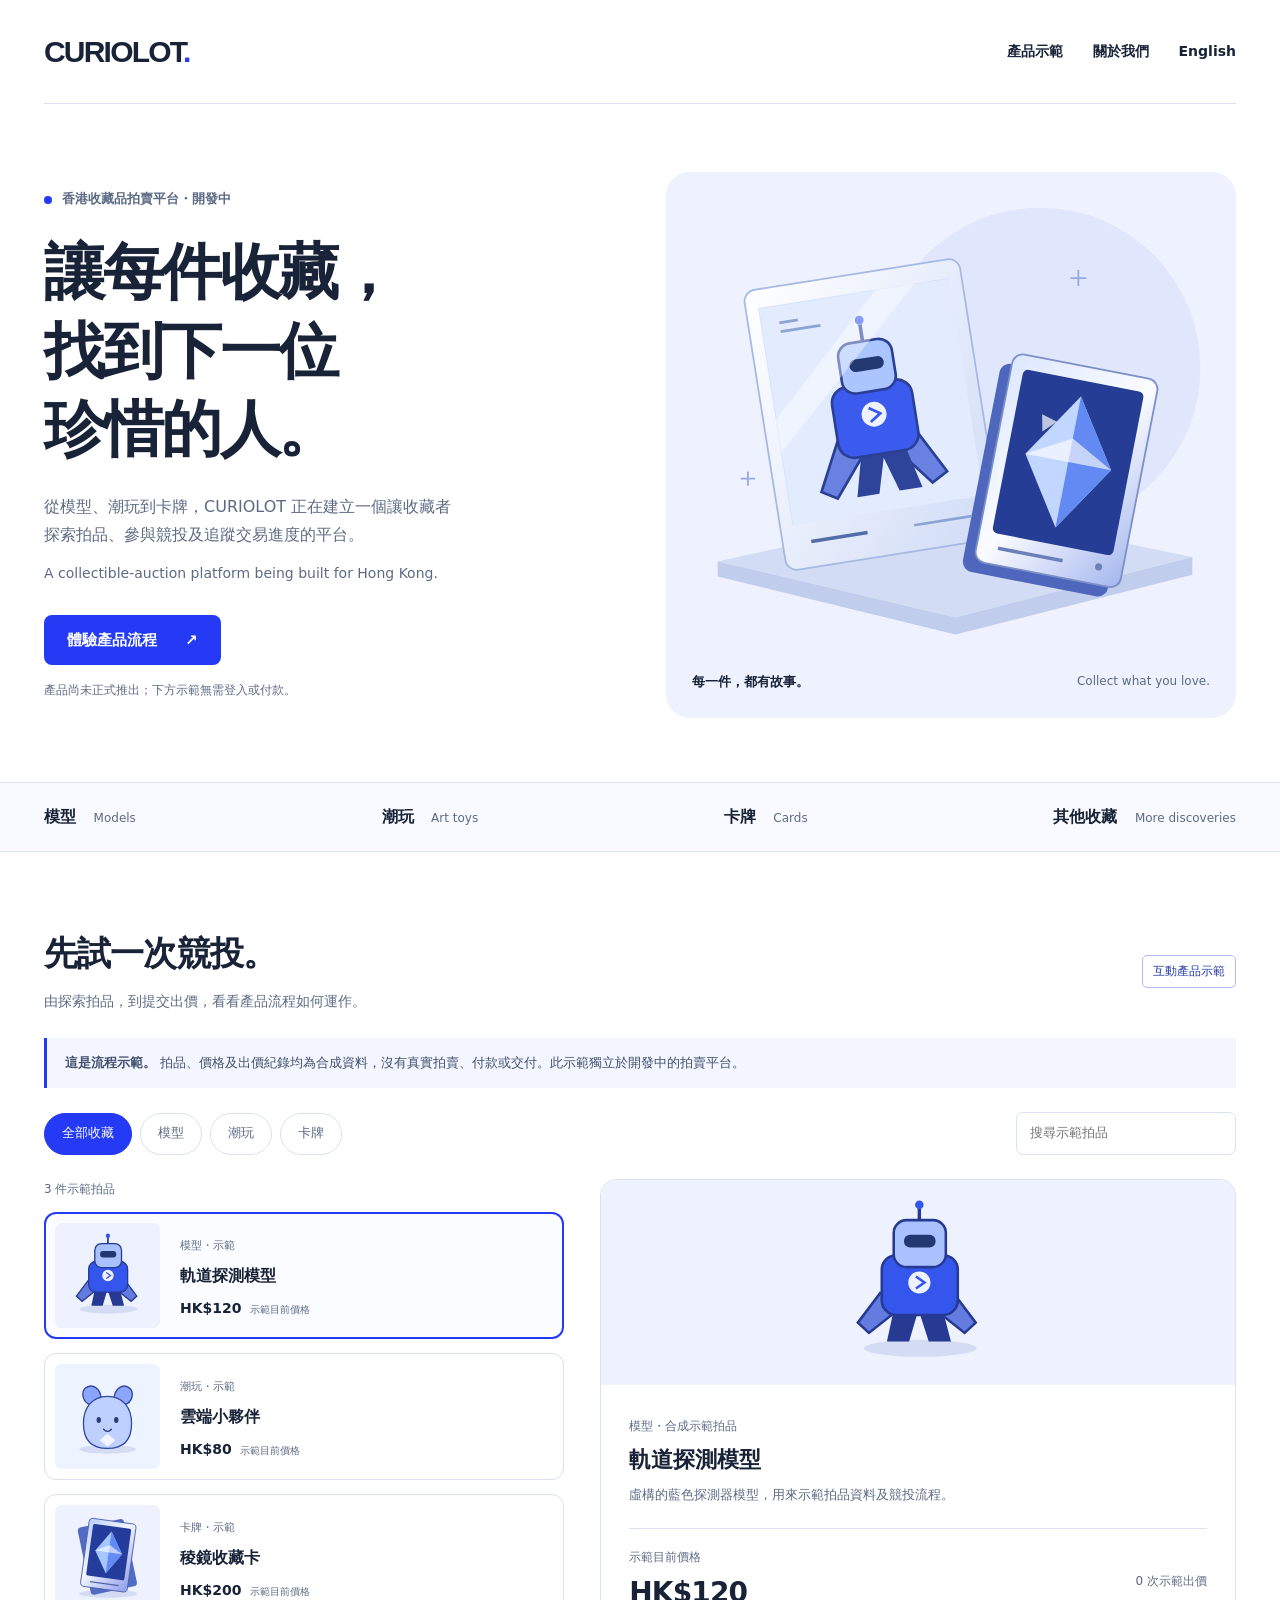
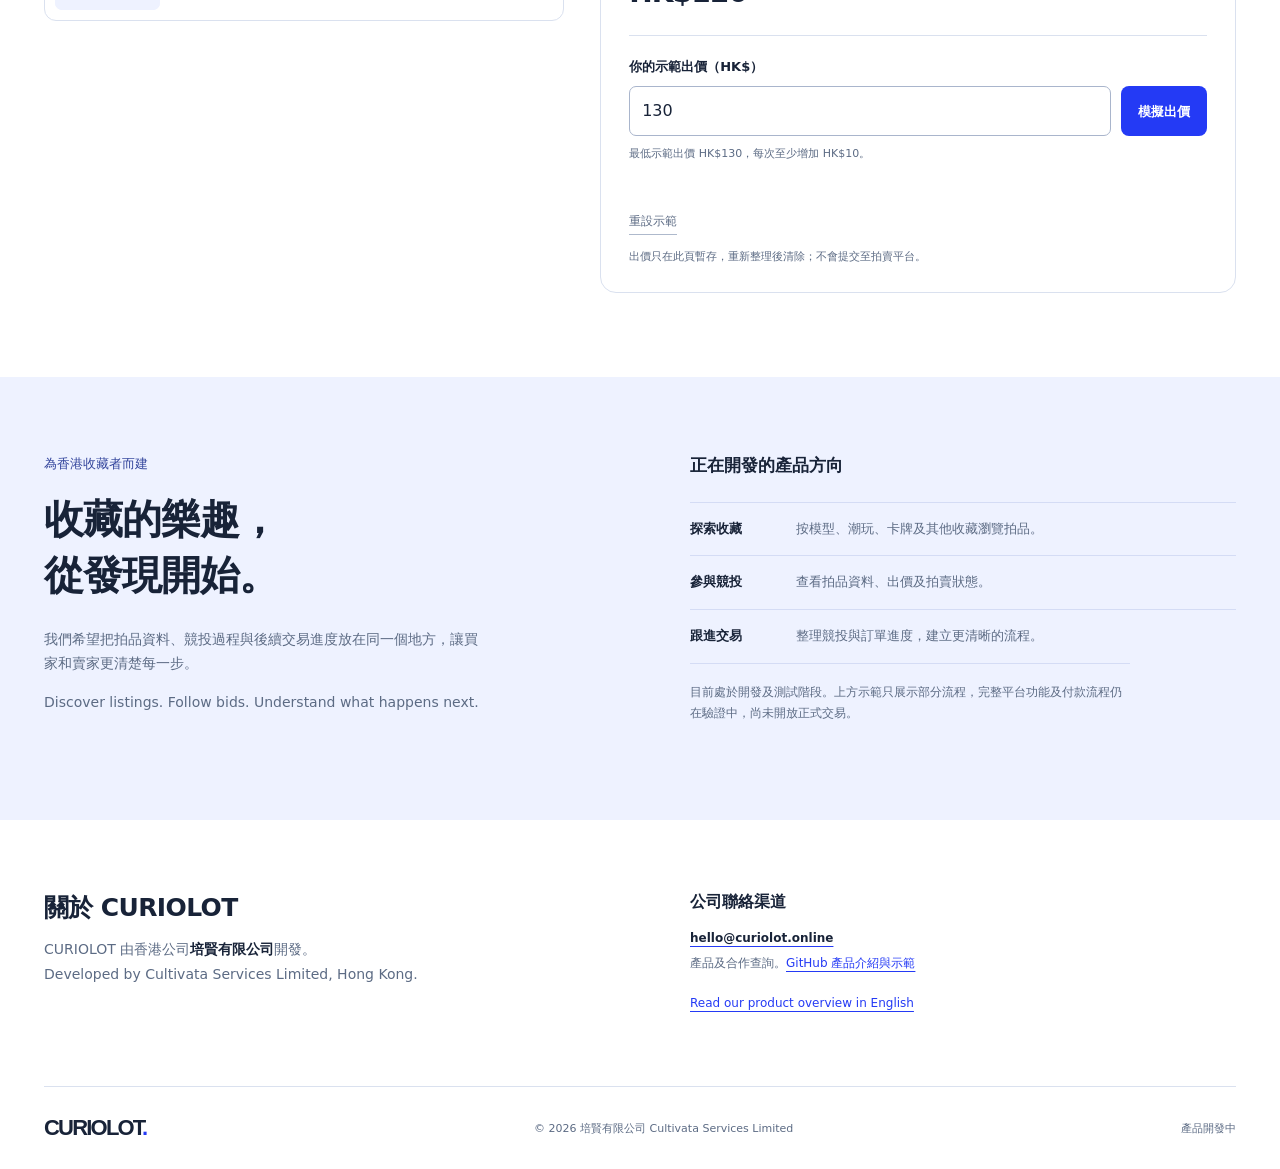
<file: docs/index.html>
<!doctype html>
<html lang="zh-Hant">
<head>
  <meta charset="utf-8">
  <meta name="viewport" content="width=device-width,initial-scale=1">
  <meta name="description" content="CURIOLOT 是培賢有限公司開發中的香港收藏品拍賣平台。查看產品方向及互動流程示範。">
  <meta name="robots" content="index,follow">
  <meta name="theme-color" content="#243af5">
  <meta property="og:title" content="CURIOLOT｜收藏，值得被珍惜">
  <meta property="og:description" content="香港收藏品拍賣平台，開發中。探索模型、潮玩與卡牌的產品流程示範。">
  <title>CURIOLOT｜香港收藏品拍賣平台</title>
  <link rel="icon" href="assets/mark.svg" type="image/svg+xml">
  <link rel="stylesheet" href="styles.css">
  <script type="module" src="app.mjs"></script>
<link rel="canonical" href="https://about.curiolot.online/"></head>
<body>
  <a class="skip-link" href="#main">跳至主要內容</a>
  <header class="site-header wrap">
    <a class="brand" href="index.html" aria-label="CURIOLOT 首頁">CURIOLOT<span>.</span></a>
    <nav aria-label="主要導覽">
      <a href="#demo">產品示範</a><a href="#about">關於我們</a><a href="product.html" lang="en">English</a>
    </nav>
  </header>
  <main id="main">
    <section class="hero wrap" aria-labelledby="hero-title">
      <div class="hero-copy">
        <p class="status"><span class="status-dot" aria-hidden="true"></span> 香港收藏品拍賣平台・開發中</p>
        <h1 id="hero-title">讓每件收藏，<br>找到下一位<br>珍惜的人。</h1>
        <p class="hero-description">從模型、潮玩到卡牌，CURIOLOT 正在建立一個讓收藏者探索拍品、參與競投及追蹤交易進度的平台。</p>
        <p class="english-intro" lang="en">A collectible-auction platform being built for Hong Kong.</p>
        <a class="button primary" href="#demo">體驗產品流程 <span aria-hidden="true">↗</span></a>
        <p class="hero-note">產品尚未正式推出；下方示範無需登入或付款。</p>
      </div>
      <div class="hero-art">
        <img src="assets/collection.svg" alt="原創收藏品插畫：藍色模型與幾何圖案收藏卡，全部為虛構示範物件" width="640" height="560">
        <div class="art-caption"><span>每一件，都有故事。</span><span lang="en">Collect what you love.</span></div>
      </div>
    </section>
    <div class="category-ribbon"><div class="wrap"><span>模型 <small lang="en">Models</small></span><span>潮玩 <small lang="en">Art toys</small></span><span>卡牌 <small lang="en">Cards</small></span><span>其他收藏 <small lang="en">More discoveries</small></span></div></div>
    <section class="demo-section wrap" id="demo" aria-labelledby="demo-title">
      <div class="section-heading"><div><h2 id="demo-title">先試一次競投。</h2><p>由探索拍品，到提交出價，看看產品流程如何運作。</p></div><span class="demo-label">互動產品示範</span></div>
      <div class="demo-notice"><strong>這是流程示範。</strong> 拍品、價格及出價紀錄均為合成資料，沒有真實拍賣、付款或交付。此示範獨立於開發中的拍賣平台。</div>
      <noscript><p class="demo-notice">互動示範需要啟用 JavaScript；你仍可閱讀下方產品及公司介紹。</p></noscript>
      <div class="demo-toolbar">
        <div class="filters" role="group" aria-label="示範拍品分類">
          <button type="button" data-category="all" aria-pressed="true">全部收藏</button>
          <button type="button" data-category="models" aria-pressed="false">模型</button>
          <button type="button" data-category="toys" aria-pressed="false">潮玩</button>
          <button type="button" data-category="cards" aria-pressed="false">卡牌</button>
        </div>
        <label class="search-label"><span class="sr-only">搜尋示範拍品</span><input id="search" type="search" placeholder="搜尋示範拍品" maxlength="100"></label>
      </div>
      <div class="demo-layout">
        <div><p class="result-count" id="result-count" role="status"></p><div class="lot-list" id="lot-list" aria-label="示範拍品"></div></div>
        <section class="bid-panel" aria-labelledby="selected-title">
          <div class="detail-art" id="detail-art" aria-hidden="true"></div>
          <div class="bid-content"><span class="lot-kind" id="selected-category"></span><h3 id="selected-title">選擇示範拍品</h3><p id="selected-description"></p>
            <div class="price-row"><div><span class="price-label">示範目前價格</span><strong id="current-price"></strong></div><span id="bid-count"></span></div>
            <form id="bid-form" novalidate>
              <label for="bid-amount">你的示範出價（HK$）</label>
              <div class="bid-input-row"><input id="bid-amount" name="amount" type="number" inputmode="numeric" step="1" required aria-describedby="bid-hint bid-feedback"><button class="button primary" type="submit">模擬出價</button></div>
              <p class="field-hint" id="bid-hint"></p><p class="bid-feedback" id="bid-feedback" role="status" aria-live="polite" aria-atomic="true"></p>
            </form>
            <button class="text-button" id="reset-demo" type="button">重設示範</button><p class="small-note">出價只在此頁暫存，重新整理後清除；不會提交至拍賣平台。</p>
          </div>
        </section>
      </div>
    </section>
    <section class="about-section" id="about" aria-labelledby="about-title"><div class="wrap about-grid">
      <div><p class="section-kicker">為香港收藏者而建</p><h2 id="about-title">收藏的樂趣，<br>從發現開始。</h2><p>我們希望把拍品資料、競投過程與後續交易進度放在同一個地方，讓買家和賣家更清楚每一步。</p><p lang="en" class="english-intro">Discover listings. Follow bids. Understand what happens next.</p></div>
      <div class="product-notes"><h3>正在開發的產品方向</h3><ul><li><strong>探索收藏</strong><span>按模型、潮玩、卡牌及其他收藏瀏覽拍品。</span></li><li><strong>參與競投</strong><span>查看拍品資料、出價及拍賣狀態。</span></li><li><strong>跟進交易</strong><span>整理競投與訂單進度，建立更清晰的流程。</span></li></ul><p class="development-note">目前處於開發及測試階段。上方示範只展示部分流程，完整平台功能及付款流程仍在驗證中，尚未開放正式交易。</p></div>
    </div></section>
    <section class="company-section wrap" aria-labelledby="company-title"><div><h2 id="company-title">關於 CURIOLOT</h2><p>CURIOLOT 由香港公司<strong>培賢有限公司</strong>開發。<br><span lang="en">Developed by Cultivata Services Limited, Hong Kong.</span></p></div><div class="contact-prep"><h3>公司聯絡渠道</h3><p><a class="text-link" href="mailto:hello@curiolot.online"><strong>hello@curiolot.online</strong></a><br><span>產品及合作查詢。<a class="text-link" href="https://github.com/bentai751/curiolot-product">GitHub 產品介紹與示範</a></span></p><a class="text-link" href="product.html" lang="en">Read our product overview in English</a></div></section>
  </main>
  <footer class="site-footer wrap"><span class="brand footer-brand">CURIOLOT<span>.</span></span><p>© 2026 培賢有限公司 <span lang="en">Cultivata Services Limited</span></p><p>產品開發中</p></footer>
</body>
</html>
</file>
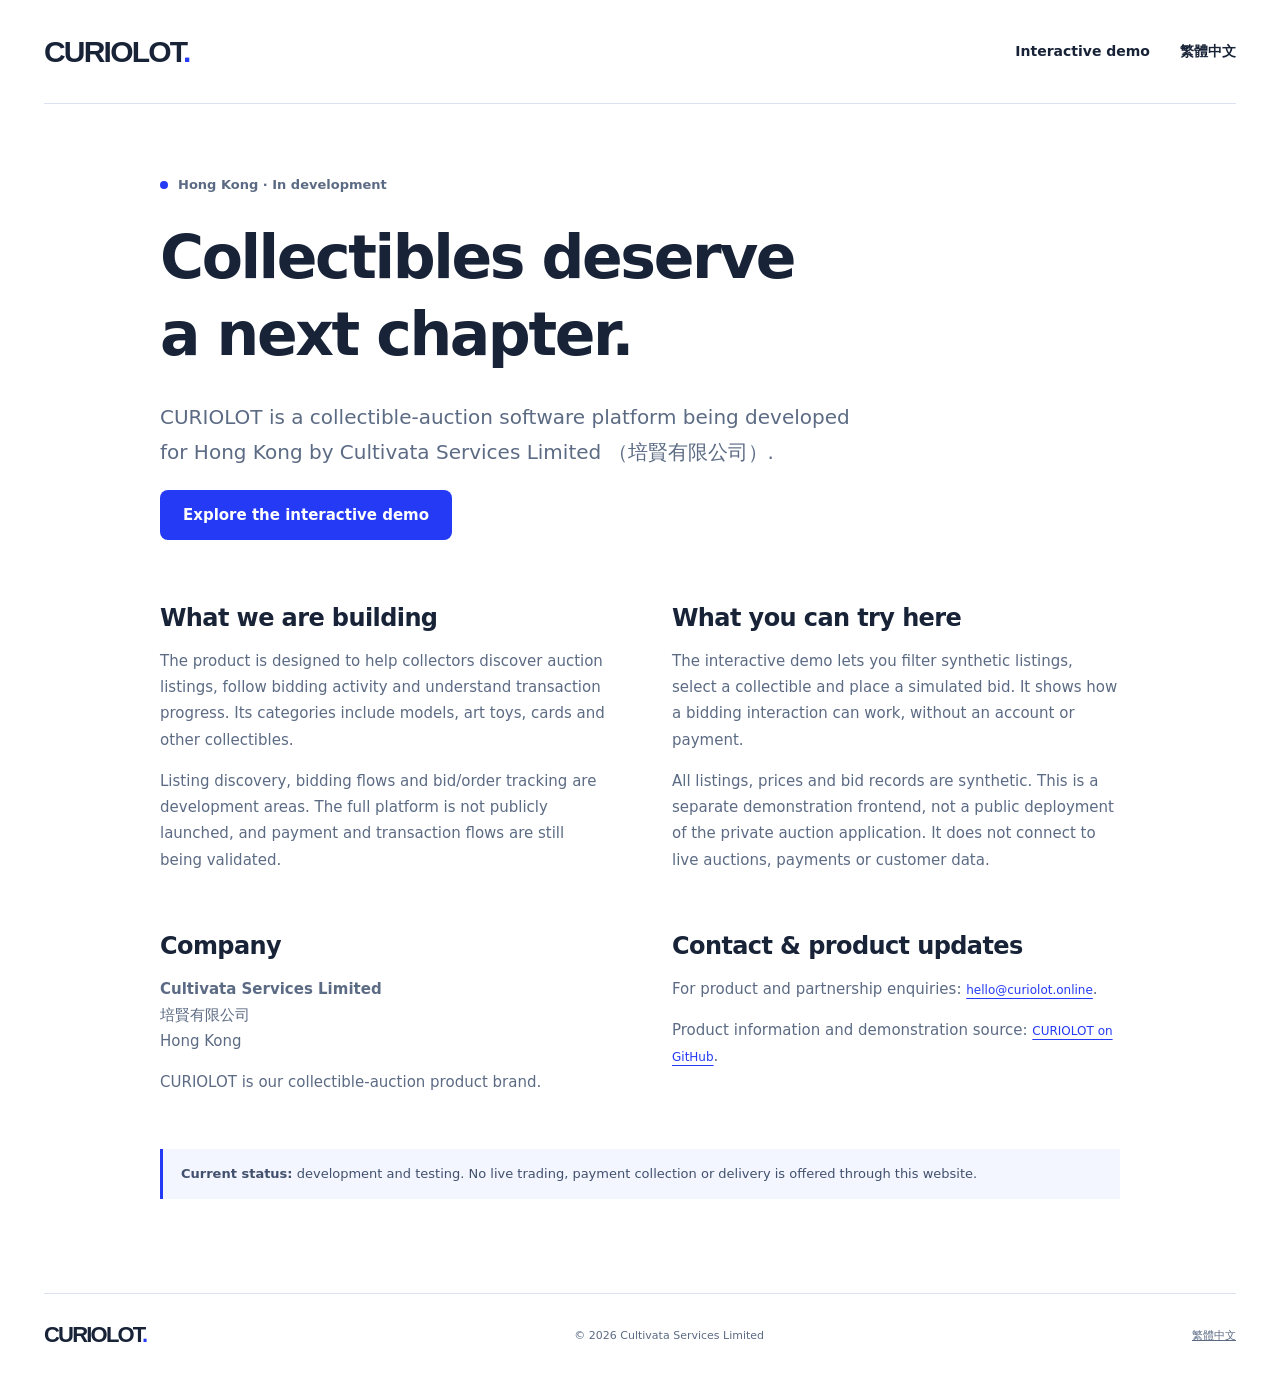
<file: docs/product.html>
<!doctype html>
<html lang="en"><head><meta charset="utf-8"><meta name="viewport" content="width=device-width,initial-scale=1"><meta name="robots" content="index,follow"><meta name="description" content="CURIOLOT is a collectible-auction software platform being developed for Hong Kong by Cultivata Services Limited."><meta name="theme-color" content="#243af5"><title>CURIOLOT — Product overview</title><link rel="icon" href="assets/mark.svg" type="image/svg+xml"><link rel="stylesheet" href="styles.css"><link rel="canonical" href="https://about.curiolot.online/product.html"></head><body>
<a class="skip-link" href="#main">Skip to content</a><header class="site-header wrap"><a class="brand" href="index.html" aria-label="CURIOLOT home">CURIOLOT<span>.</span></a><nav aria-label="Main navigation"><a href="index.html#demo">Interactive demo</a><a href="index.html" lang="zh-Hant">繁體中文</a></nav></header>
<main id="main" class="overview wrap"><p class="status"><span class="status-dot" aria-hidden="true"></span> Hong Kong · In development</p><h1>Collectibles deserve<br>a next chapter.</h1><p class="overview-lead">CURIOLOT is a collectible-auction software platform being developed for Hong Kong by Cultivata Services Limited <span lang="zh-Hant">（培賢有限公司）</span>.</p><a class="button primary" href="index.html#demo">Explore the interactive demo</a>
<div class="overview-grid"><section><h2>What we are building</h2><p>The product is designed to help collectors discover auction listings, follow bidding activity and understand transaction progress. Its categories include models, art toys, cards and other collectibles.</p><p>Listing discovery, bidding flows and bid/order tracking are development areas. The full platform is not publicly launched, and payment and transaction flows are still being validated.</p></section><section><h2>What you can try here</h2><p>The interactive demo lets you filter synthetic listings, select a collectible and place a simulated bid. It shows how a bidding interaction can work, without an account or payment.</p><p>All listings, prices and bid records are synthetic. This is a separate demonstration frontend, not a public deployment of the private auction application. It does not connect to live auctions, payments or customer data.</p></section><section><h2>Company</h2><p><strong>Cultivata Services Limited</strong><br><span lang="zh-Hant">培賢有限公司</span><br>Hong Kong</p><p>CURIOLOT is our collectible-auction product brand.</p></section><section><h2>Contact &amp; product updates</h2><p>For product and partnership enquiries: <a class="text-link" href="mailto:hello@curiolot.online">hello@curiolot.online</a>.</p><p>Product information and demonstration source: <a class="text-link" href="https://github.com/bentai751/curiolot-product">CURIOLOT on GitHub</a>.</p></section></div>
<aside class="demo-notice"><strong>Current status:</strong> development and testing. No live trading, payment collection or delivery is offered through this website.</aside></main><footer class="site-footer wrap"><span class="brand footer-brand">CURIOLOT<span>.</span></span><p>© 2026 Cultivata Services Limited</p><a href="index.html" lang="zh-Hant">繁體中文</a></footer></body></html>
</file>
<file: docs/styles.css>
:root{--paper:#fff;--ink:#182338;--blue:#243af5;--pale:#eef2ff;--muted:#5c6b84;--line:#dae1ef;--font:"PingFang TC","Microsoft JhengHei",system-ui,sans-serif}*{box-sizing:border-box}html{scroll-behavior:smooth;scroll-padding-top:24px}body{margin:0;background:var(--paper);color:var(--ink);font-family:var(--font);line-height:1.75;-webkit-font-smoothing:antialiased}button,input{font:inherit}a{color:inherit}button,a,input{-webkit-tap-highlight-color:transparent}a:focus-visible,button:focus-visible,input:focus-visible{outline:3px solid var(--blue);outline-offset:4px}button{cursor:pointer}.wrap{width:min(1192px,calc(100% - 80px));margin-inline:auto}.skip-link{position:fixed;top:-80px;left:16px;padding:12px;background:#fff;z-index:20}.skip-link:focus{top:12px}.site-header{display:flex;align-items:center;justify-content:space-between;min-height:104px;border-bottom:1px solid var(--line);gap:24px}.brand{font-family:"Arial Black",Arial,sans-serif;font-size:30px;font-weight:900;letter-spacing:-1.8px;line-height:1;text-decoration:none}.brand span{color:var(--blue)}nav{display:flex;align-items:center;gap:30px;font-size:14px;font-weight:600}nav a{text-decoration:none;padding-block:12px}nav a:hover{color:var(--blue)}.hero{display:grid;grid-template-columns:1fr 1fr;gap:52px;align-items:center;padding-block:68px 64px}.status{display:flex;gap:10px;align-items:center;font-size:13px;font-weight:600;color:var(--muted);margin:0 0 22px}.status-dot{width:8px;height:8px;flex:none;border-radius:50%;background:var(--blue)}h1,h2,h3,p{margin-top:0}h1{font-size:clamp(40px,4.8vw,64px);line-height:1.28;letter-spacing:-.04em;font-weight:800;margin-bottom:24px}h2{font-size:34px;line-height:1.4;letter-spacing:-.025em;margin-bottom:12px}h3{font-size:22px;line-height:1.45;margin-bottom:12px}.hero-description{font-size:16px;max-width:410px;color:var(--muted);margin-bottom:12px}.english-intro{font-size:14px;color:var(--muted);margin-bottom:30px}.button{display:inline-flex;align-items:center;justify-content:center;gap:28px;min-height:50px;border:0;border-radius:8px;padding:12px 23px;font-size:15px;font-weight:700;text-decoration:none;line-height:1.5}.primary{background:var(--blue);color:#fff}.primary:hover{background:#172bda}.hero-note{font-size:12px;color:var(--muted);margin:15px 0 0}.hero-art{align-self:stretch;display:flex;flex-direction:column;justify-content:center;background:var(--pale);border-radius:24px;overflow:hidden;min-width:0}.hero-art img{width:100%;height:auto;display:block}.art-caption{display:flex;justify-content:space-between;gap:20px;padding:0 26px 24px;font-size:13px;font-weight:600}.art-caption span:last-child{font-size:12px;font-weight:400;color:var(--muted)}.category-ribbon{border-block:1px solid var(--line);background:#f8faff}.category-ribbon>.wrap{display:flex;justify-content:space-between;align-items:center;gap:20px;padding-block:20px}.category-ribbon span{font-weight:700}.category-ribbon small{font-size:12px;font-weight:400;margin-left:12px;color:var(--muted)}.demo-section{padding-block:78px 84px}.section-heading{display:flex;align-items:center;justify-content:space-between;gap:20px;margin-bottom:24px}.section-heading p{color:var(--muted);font-size:14px;margin-bottom:0}.demo-label{border:1px solid #aebafa;border-radius:5px;font-size:12px;padding:5px 10px;color:#273ba6;white-space:nowrap}.demo-notice{border-left:3px solid var(--blue);background:#f3f5ff;padding:14px 18px;font-size:13px;color:#41516d;margin-bottom:24px}.demo-toolbar{display:flex;align-items:center;justify-content:space-between;gap:24px;margin-bottom:24px}.filters{display:flex;gap:8px;flex-wrap:wrap}.filters button{border:1px solid var(--line);border-radius:24px;padding:8px 17px;background:#fff;color:var(--muted);font-size:13px;min-height:42px}.filters button[aria-pressed="true"]{background:var(--blue);border-color:var(--blue);color:#fff}.search-label input{border:1px solid var(--line);border-radius:7px;min-height:42px;padding:9px 13px;width:220px;font-size:13px;background:#fff;color:var(--ink)}.demo-layout{display:grid;grid-template-columns:.9fr 1.1fr;gap:36px;align-items:start}.result-count{font-size:12px;color:var(--muted);margin-bottom:12px}.lot-list{display:grid;gap:14px}.lot-button{width:100%;display:grid;grid-template-columns:105px 1fr;gap:20px;align-items:center;padding:10px;text-align:left;border:1px solid var(--line);background:#fff;border-radius:12px;color:var(--ink)}.lot-button[aria-pressed="true"]{border:2px solid var(--blue);padding:9px;background:#fbfcff}.lot-button img{width:105px;height:105px;background:#eef2ff;border-radius:7px;display:block}.lot-title{font-size:16px;font-weight:700;display:block;margin:4px 0}.lot-category{font-size:11px;color:var(--muted)}.lot-price{font-size:14px;font-weight:600}.lot-price small{font-size:10px;font-weight:400;color:var(--muted);margin-left:8px}.empty-state{padding:40px 20px;border:1px dashed var(--line);border-radius:12px;color:var(--muted);font-size:14px}.bid-panel{border:1px solid var(--line);border-radius:16px;overflow:hidden;background:#fff}.detail-art{height:205px;background:#eef2ff;display:flex;justify-content:center;align-items:center}.detail-art img{width:205px;height:205px}.bid-content{padding:26px 28px}.lot-kind{font-size:12px;color:var(--muted)}.bid-content h3{margin-top:5px;margin-bottom:8px}.bid-content>p{font-size:13px;color:var(--muted);margin-bottom:21px}.price-row{display:flex;align-items:center;justify-content:space-between;gap:16px;padding-block:18px;border-block:1px solid var(--line);margin-bottom:20px}.price-label{display:block;font-size:12px;color:var(--muted)}#current-price{font-size:28px;letter-spacing:-.03em}#bid-count{font-size:12px;color:var(--muted)}#bid-form label{display:block;font-size:13px;font-weight:600;margin-bottom:8px}.bid-input-row{display:flex;gap:10px}.bid-input-row input{width:100%;min-width:0;border:1px solid #a9b5cc;border-radius:7px;padding:10px 12px;font-size:16px;color:var(--ink);background:#fff}.bid-input-row .button{min-height:46px;white-space:nowrap;padding:10px 17px;font-size:13px;gap:0}.field-hint{font-size:11px;color:var(--muted);margin:8px 0}.bid-feedback{font-size:13px;min-height:24px;margin:8px 0;color:#213baa}.bid-feedback[data-error="true"]{color:#a52e22}.text-button{background:none;border:0;border-bottom:1px solid #aeb9cc;padding:0 0 2px;font-size:12px;color:var(--muted);margin-top:7px}.small-note{font-size:11px!important;color:var(--muted);margin:12px 0 0!important}.about-section{background:var(--pale);padding-block:76px}.about-grid{display:grid;grid-template-columns:1fr 1fr;gap:100px}.about-grid>div>p:not(.section-kicker){max-width:440px;color:var(--muted);font-size:14px}.about-grid h2{font-size:40px;margin-bottom:24px}.section-kicker{font-size:13px;color:#34469d;margin-bottom:15px}.product-notes h3{font-size:17px;margin-bottom:24px}.product-notes ul{list-style:none;padding:0;margin:0}.product-notes li{display:grid;grid-template-columns:84px 1fr;gap:22px;padding:15px 0;border-top:1px solid #d4dcf5;font-size:13px}.product-notes li span{color:var(--muted)}.development-note{font-size:12px!important;border-top:1px solid #d4dcf5;padding-top:18px;margin:0!important}.company-section{display:grid;grid-template-columns:1fr 1fr;gap:100px;padding-block:70px}.company-section h2{font-size:25px}.company-section h3{font-size:16px}.company-section p{font-size:14px;color:var(--muted)}.company-section strong{color:var(--ink)}.contact-prep p span{font-size:12px}.text-link{font-size:12px;color:var(--blue);text-underline-offset:4px}.site-footer{border-top:1px solid var(--line);display:flex;align-items:center;gap:28px;justify-content:space-between;padding-block:30px;font-size:11px;color:var(--muted)}.footer-brand{font-size:22px;color:var(--ink)}.site-footer p{margin:0}.sr-only{position:absolute;width:1px;height:1px;padding:0;margin:-1px;overflow:hidden;clip:rect(0,0,0,0);white-space:nowrap;border:0}.overview{max-width:960px;padding-block:70px}.overview h1{font-size:60px;margin-bottom:28px}.overview-lead{font-size:20px;max-width:700px;color:var(--muted)}.overview-grid{display:grid;grid-template-columns:1fr 1fr;gap:42px 64px;margin-block:62px 38px}.overview-grid h2{font-size:24px}.overview-grid p{font-size:15px;color:var(--muted)}
@media(max-width:1000px){.wrap{width:calc(100% - 48px)}.hero{gap:28px;padding-block:46px}.hero h1{font-size:48px}.hero-description{font-size:14px}.art-caption{padding:0 18px 18px;flex-direction:column;gap:2px}.category-ribbon small{display:block;margin-left:0}.demo-layout{gap:24px}.about-grid,.company-section{gap:50px}.lot-button{grid-template-columns:80px 1fr;gap:14px}.lot-button img{width:80px;height:80px}.lot-title{font-size:14px}.bid-content{padding:22px}.site-footer{gap:18px}}
@media(max-width:680px){.wrap{width:calc(100% - 36px)}.site-header{min-height:80px;gap:14px}.brand{font-size:25px}nav{gap:15px;font-size:11px}nav a{padding-block:14px}.hero{grid-template-columns:1fr;gap:32px;padding-block:34px 40px}.status{font-size:11px;margin-bottom:16px}.hero h1{font-size:48px;line-height:1.22;margin-bottom:20px}.hero-description{font-size:14px;max-width:100%}.english-intro{font-size:12px;margin-bottom:23px}.hero-art{max-width:100%;border-radius:16px}.hero-art img{max-height:330px}.art-caption{padding:0 20px 20px;flex-direction:row;align-items:center}.category-ribbon>.wrap{gap:10px;padding-block:16px}.category-ribbon span{font-size:12px}.category-ribbon small{font-size:10px;margin-top:2px}.demo-section{padding-block:42px 50px}.section-heading{align-items:flex-start;gap:12px;margin-bottom:18px}.section-heading h2{font-size:28px}.section-heading p{font-size:12px}.demo-label{font-size:10px;margin-top:6px;padding:4px 7px}.demo-notice{padding:12px 14px;font-size:12px;margin-bottom:20px}.demo-toolbar{flex-direction:column;align-items:stretch;gap:14px}.filters{gap:7px}.filters button{font-size:12px;padding-inline:14px}.search-label input{width:100%}.demo-layout{grid-template-columns:1fr;gap:24px}.lot-list{grid-template-columns:repeat(3,minmax(0,1fr));gap:10px}.lot-button,.lot-button[aria-pressed="true"]{display:flex;flex-direction:column;gap:7px;padding:8px;text-align:left;align-items:stretch}.lot-button[aria-pressed="true"]{padding:7px}.lot-button img{width:100%;height:auto;aspect-ratio:1}.lot-title{font-size:12px;line-height:1.5;margin:2px 0 5px}.lot-category{font-size:10px}.lot-price{font-size:12px}.lot-price small{display:block;font-size:9px;margin:0}.detail-art{height:178px}.detail-art img{width:178px;height:178px}.bid-content{padding:22px}.bid-input-row{gap:8px}.bid-input-row .button{padding-inline:14px}.about-section{padding-block:42px}.about-grid{grid-template-columns:1fr;gap:28px}.about-grid h2{font-size:32px;margin-bottom:18px}.product-notes li{grid-template-columns:72px 1fr;gap:16px}.company-section{grid-template-columns:1fr;gap:24px;padding-block:42px}.site-footer{display:grid;grid-template-columns:1fr;gap:14px;padding-block:26px}.overview{padding-block:36px}.overview h1{font-size:42px}.overview-lead{font-size:17px}.overview-grid{grid-template-columns:1fr;gap:22px;margin-block:36px 28px}.overview-grid h2{font-size:23px}.empty-state{grid-column:1/-1}}
@media(prefers-reduced-motion:reduce){html{scroll-behavior:auto}*{animation:none!important;transition:none!important}}
</file>
